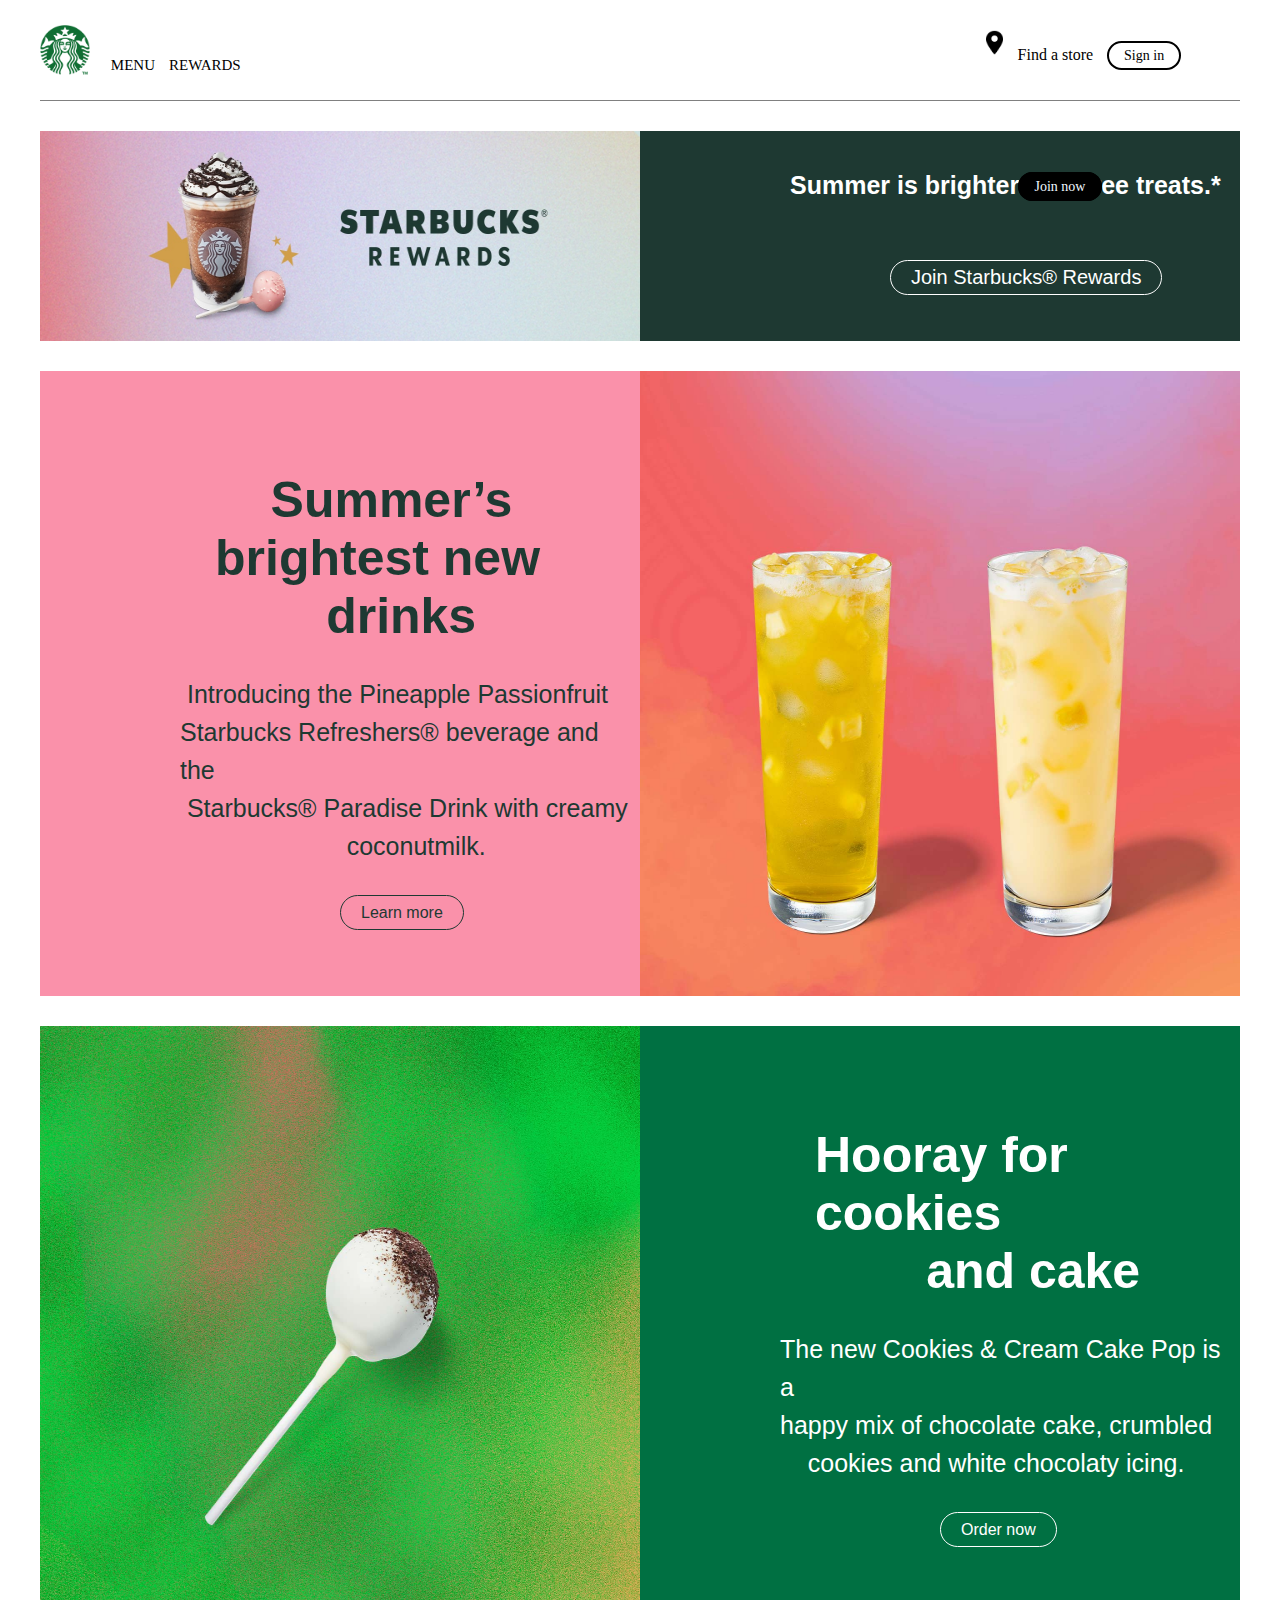
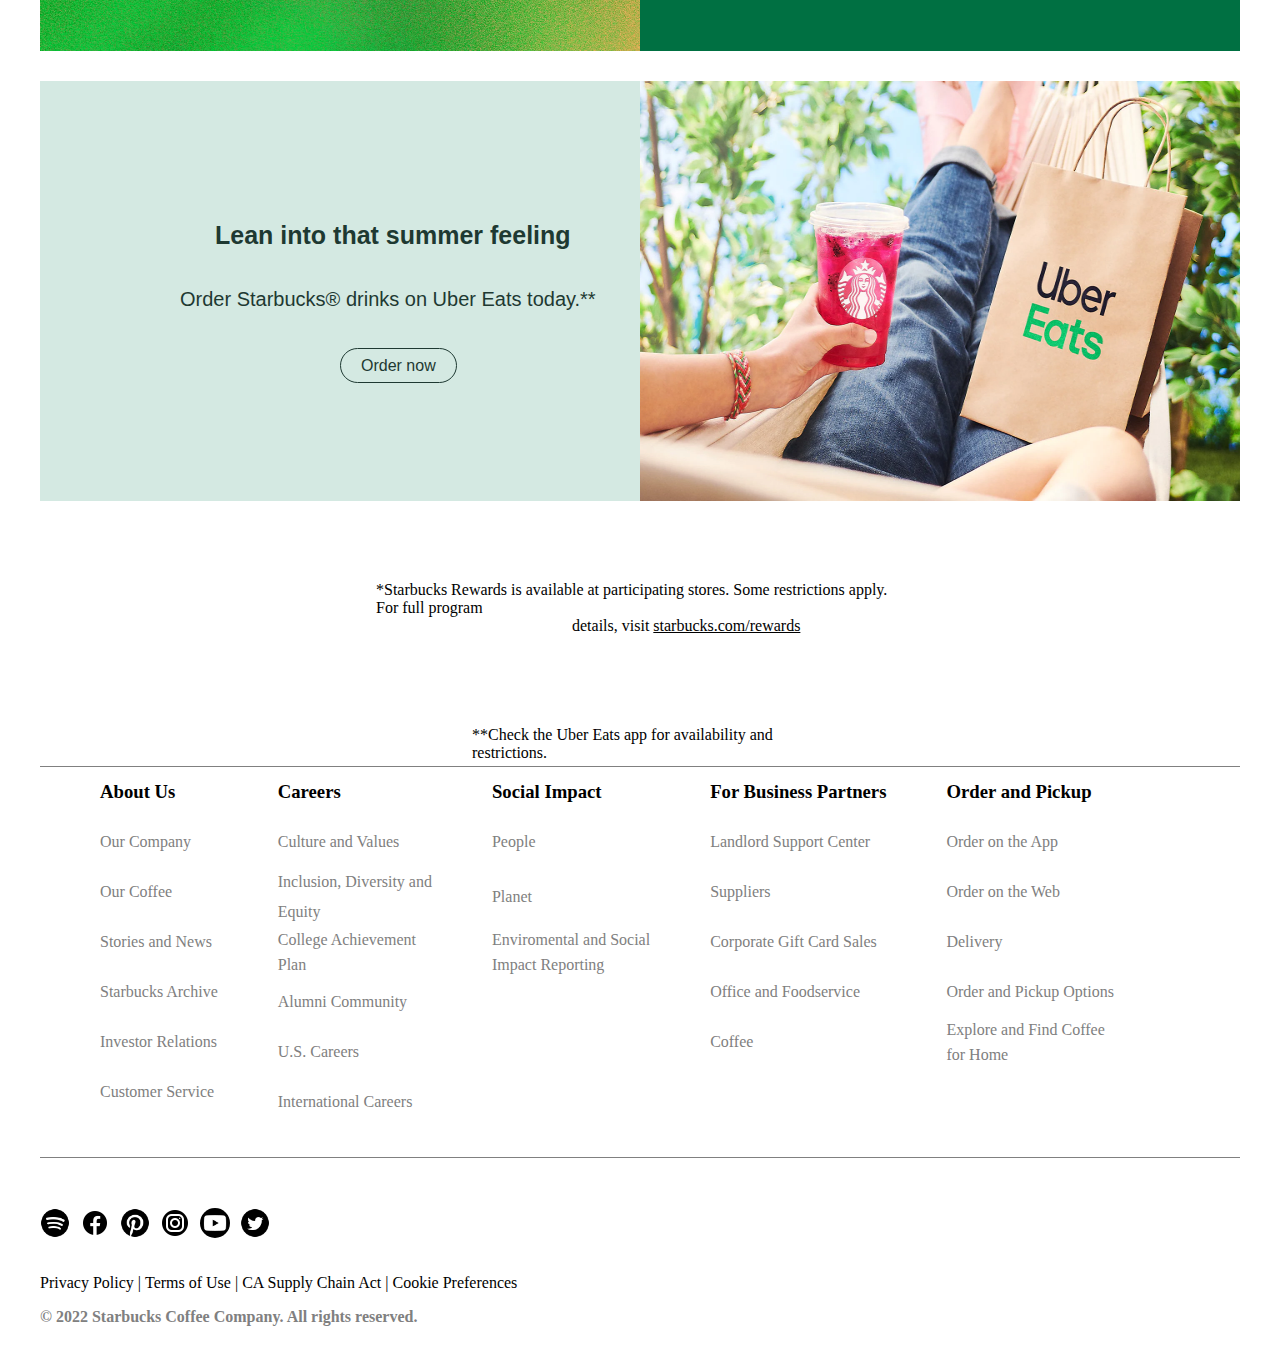
<file: Project Starbucks/template/index.html>
<!DOCTYPE html>
<html lang="en">
<head>
    <meta charset="UTF-8">
    <meta http-equiv="X-UA-Compatible" content="IE=edge">
    <meta name="viewport" content="width=device-width, initial-scale=1.0">
    <title>Starbucks Coffee Company</title>
    <link rel="icon" href="../static/img/starbucks.png">
    <link rel="stylesheet" href="../static/css/mystyle.css">
</head>
<body>
    <header class="header">
        <div class="headerpart1">
            <img class="logo" src="../static/img/starbucks.png" alt="">
        </div>
        <div class="headerpart2">
            <ul class="nav">
                <li class="option1"><a class="textoptions" href="https://www.starbucks.com/menu">MENU</a></li>
                <li class="option1"><a class="textoptions" href="https://www.starbucks.com/rewards">REWARDS</a></li>
                <li class="option1"><a class="textoptions" href="https://www.starbucks.com/gift">GIFT CARDS</a></li>
            </ul>
        </div>
        <div class="headerpart3">
            <li style="padding-left:5px; display: inline-block; margin-top: -20px;"><img class="map" src="../static/img/map.png"></li>
            <ul class="nav" style="margin:-28px 0 0 36px; " >
                  <li>  <a class="location" href="https://www.starbucks.com/store-locator"  style="font-size: 16px;">Find a store</a></li>
                <li class="option2"><a class="signinbutton" href="https://www.starbucks.com/account/signin?ReturnUrl=%2F"
                    style="border: 2px solid black; padding: 5px 15px; border-radius: 20px; font-size: 14px;">
                    Sign in </a></li>
                <li class="option2">
                    <a class="joinbutton" href="https://www.starbucks.com/account/create"
                    style="border: 2px solid black; padding: 5px 15px; border-radius: 20px; font-size: 14px;
                    color: aliceblue; background-color: black;">
                        Join now</a></li>
                
            </ul>
        </div>
    </header>

    <section class="main">
        <div class="firstpart">
            <div class="firstpart1">
                <img class="img1" src="../static/img/rewards.jpg" alt="">
            </div>
            <div class="firstpart2">
                <h1 class="textfirst1">Summer is brighter with free treats.*</h1>
                <a href="https://www.starbucks.com/account/create"><button class="firstpart2text2">Join Starbucks® Rewards</button></a>
            </div>
        </div>
        <div class="secondpart">
            <div class="secondpart1">
                <h1 class="textsecond1">&nbsp;&nbsp;&nbsp;&nbsp;Summer’s<br>brightest new<br>&nbsp;&nbsp;&nbsp;&nbsp;&nbsp;&nbsp;&nbsp;&nbsp;drinks</h1>
                <p class="textsecond2">&nbsp;Introducing the Pineapple Passionfruit<br>Starbucks Refreshers® beverage and the<br>&nbsp;Starbucks® Paradise Drink with creamy<br>&nbsp;&nbsp;&nbsp;&nbsp;&nbsp;&nbsp;&nbsp;&nbsp;&nbsp;&nbsp;&nbsp;&nbsp;&nbsp;&nbsp;&nbsp;&nbsp;&nbsp;&nbsp;&nbsp;&nbsp;&nbsp;&nbsp;&nbsp;&nbsp;coconutmilk.
                </p>
                <a href="https://www.starbucks.com/menu/featured/"></a><button class="secondpart1button">Learn more</button>
            </div>
            <div class="secondpart2">
                <img class="juice" src="../static/img/juice.jpg" alt="">
            </div>
        </div>
        <div class="thirdpart">
            <div class="thirdpart1">
                <img class="lolypop" src="../static/img/lolypop.jpg" alt="">
            </div>
            <div class="thirdpart2">
                <h1 class="textthird1">Hooray for cookies<br>&nbsp;&nbsp;&nbsp;&nbsp;&nbsp;&nbsp;&nbsp;&nbsp;and cake</h1>
                <p class="textthird2">The new Cookies & Cream Cake Pop is a<br>happy mix of chocolate cake, crumbled<br>&nbsp;&nbsp;&nbsp;&nbsp;cookies and white chocolaty icing.
                </p>
                <a href="https://www.starbucks.com/menu/product/2123657/single"></a><button class="thirdpart2button">Order now</button>
            </div>
        </div>
        <div class="fourthpart">
            <div class="fourthpart1">
                <h1 class="textfourth1">Lean into that summer feeling</h1>
                <p class="textfourth2">Order Starbucks® drinks on Uber Eats today.**</p>
                <a href="https://www.ubereats.com/brand/starbucks?&amp;utm_campaign=bd-starbucks-US-aprmay22_Owned_.com_US&amp;utm_source=starbucks&amp;utm_medium=Web&amp;publisher=Uber Eats - BD (Biz Dev) - Partnerships&amp;publisher_sub_campaign_name=bd-starbucks-US-aprmay22_Owned_.com_US"><button class="fourthpart1button">Order now</button></a>
            </div>
            <div class="fourthpart2">
               <img class="ubereats" src="../static/img/ubereats.webp" alt="">
            </div>
        </div>
        <div class="fifthpart">
                <p class="textfifth1">*Starbucks Rewards is available at participating stores. Some restrictions apply. For full program<br>&nbsp;&nbsp;&nbsp;&nbsp;&nbsp;&nbsp;&nbsp;&nbsp;&nbsp;&nbsp;&nbsp;&nbsp;&nbsp;&nbsp;&nbsp;&nbsp;&nbsp;&nbsp;&nbsp;&nbsp;&nbsp;&nbsp;&nbsp;&nbsp;&nbsp;&nbsp;&nbsp;&nbsp;&nbsp;&nbsp;&nbsp;&nbsp;&nbsp;&nbsp;&nbsp;&nbsp;&nbsp;&nbsp;&nbsp;&nbsp;&nbsp;&nbsp;&nbsp;&nbsp;&nbsp;&nbsp;&nbsp;&nbsp;&nbsp;details, visit <a class="fifthlink" href="https://www.starbucks.com/rewards">starbucks.com/rewards</a></p>
        </div>
        <div class="sixthpart">
            <p class="textsixth1">**Check the Uber Eats app for availability and restrictions.</p>
        </div>
        <div class="seventhpart">
                <ul class="one">
                    <h3>About Us</h3>
                    <li><a href="https://www.starbucks.com/about-us/">Our Company</a></li>
                    <li><a href="https://www.starbucks.com/coffee/">Our Coffee</a></li>
                    <li><a href="https://stories.starbucks.com/">Stories and News</a></li>
                    <li><a href="https://archive.starbucks.com/">Starbucks Archive</a></li>
                    <li><a href="https://investor.starbucks.com/ir-home/default.aspx">Investor Relations</a></li>
                    <li><a href="https://customerservice.starbucks.com/">Customer Service</a></li>
                </ul>
                <ul class="two">
                    <h3>Careers</h3>
                    <li style="line-height: 50px";><a href="https://www.starbucks.com/careers/working-at-starbucks/culture-and-values/">Culture and Values</a></li>
                    <li style="line-height: 30px";><a href="https://stories.starbucks.com/stories/inclusion-diversity/">Inclusion, Diversity and<br>Equity</a></li>
                    <li style="line-height: 25px";><a href="https://www.starbucks.com/careers/working-at-starbucks/education/">College Achievement<br>Plan</a></li>
                    <li><a href="https://alumni.starbucks.com/login/">Alumni Community</a></li>
                    <li><a href="https://www.starbucks.com/careers/">U.S. Careers</a></li>
                    <li><a href="https://www.starbucks.com/careers/international-careers/">International Careers</a></li>
                </ul>
                <ul class="three">
                    <h3>Social Impact</h3>
                    <li><a href="https://www.starbucks.com/responsibility/people/">People</a></li>
                    <li style="line-height: 60px";><a href="https://www.starbucks.com/responsibility/planet/">Planet</a></li>
                    <li style="line-height: 25px";><a href="https://www.starbucks.com/responsibility/reporting-hub/">Enviromental and Social<br>Impact Reporting</a></li>
                </ul>
                <ul class="four">
                    <h3>For Business Partners</h3>
                    <li><a href="https://www.starbucks.com/business/landlord-faq/">Landlord Support Center</a></li>
                    <li><a href="https://www.starbucks.com/business/suppliers/">Suppliers</a></li>
                    <li><a href="https://www.starbuckscardb2b.com/">Corporate Gift Card Sales</a></li>
                    <li><a href="https://www.nestlecoffeepartnerssl.com/our-brands/we-proudly-serve-starbucks-coffee-program">Office and Foodservice<br>Coffee</a></li>
                </ul>
                <ul class="five">
                    <h3>Order and Pickup</h3>
                    <li><a href="https://www.starbucks.com/rewards/mobile-apps/">Order on the App</a></li>
                    <li><a href="https://www.starbucks.com/menu">Order on the Web</a></li>
                    <li><a href="https://delivery.starbucks.com/">Delivery</a></li>
                    <li style="line-height: 50px";><a href="https://www.starbucks.com/ways-to-order/">Order and Pickup Options</a></li>
                    <li style="line-height: 25px";><a href="https://athome.starbucks.com/?utm_source=starbucks.com&utm_medium=referral&utm_campaign=footer">Explore and Find Coffee<br>for Home</a></li>
                </ul>
            </div>
        </div>
        <div class="eighthpart">
            <a href="https://open.spotify.com/user/starbucks"><img class="spotify" src="../static/img/spotify1.png" alt=""></a>
            <a href="https://facebook.com/starbucks"><img class="facebook" src="../static/img/facebook1.png" alt=""></a>
            <a href="https://www.pinterest.com/starbucks/"><img class="pintrest" src="../static/img/pinterest1.png" alt=""></a>
            <a href="https://instagram.com/starbucks"><img class="instagram" src="../static/img/instagram-circle1.png" alt=""></a>
            <a href="https://www.youtube.com/starbucks"><img class="youtube" src="../static/img/youtube1.png" alt=""></a>
            <a href="https://twitter.com/starbucks/"><img class="twitter" src="../static/img/twitter-circled.png" alt=""></a>
        </div>
        <div class="ninethpart">
            <ul style="display:block;">
                <li>Privacy Policy  |</li>
                <li>Terms of Use  |</li>
                <li>CA Supply Chain Act  |</li>
                <li>Cookie Preferences</li>
            </ul>

            <h4 style="color: grey;">© 2022 Starbucks Coffee Company. All rights reserved.</h4>
        </div>
    </section>
</body>
</html>
</file>
<file: Project Starbucks/static/css/mystyle.css>
* {
    margin: 0px;
    padding: 0px;
}

.header {
    height: 100px;
    margin-left: 40px;
    margin-right: 40px;
    /* background-color: aqua; */
    border-bottom: 1px grey solid ;
    display: flex;
    justify-content: flex-start

}

.headerpart1 {
    height: 100px;
    width: 100px;
    /* background-color: chartreuse; */
}

.logo {
    height: 50px;
    width: 50px;
    margin-top: 25px;
}

.headerpart2 {
    height: 100px;
    width: 250px;
    /* background-color: chocolate; */
}

.headerpart2 ul li{
    list-style: none;
}

a{
    text-decoration: none;
}

.textoptions {
    color: black;
    font-size: 15px;
}

.nav li{
    display: inline-block;
    margin: 40px 5px;
}

.headerpart3 {
    height: 100px;
    width: 400px;
    /* float: right; */
    margin-left: 706px;
    /* background-color: yellow; */
}

.headerpart3 ul li{
    list-style: none;
    /* float: right; */
}

.location {
    color: black;
    font-size: 20px;
}

.signinbutton {
    color: black;
    font-size: 20px;
}

.joinbutton {
    color: black;
    font-size: 20px;
}

.map {
    height: 25px;
    width: 25px;
    position: absolute;
    margin-top: 16px;
}

.main {
    height: 2800px;
    /* margin: 40px; */
    margin-top: 30px;
    margin-bottom: 30px;
    margin-left: 40px;
    margin-right: 40px;
    /* background-color: blueviolet; */
    

}

.firstpart {
    height: 210px;
    /* background-color: teal; */
}

.firstpart1 {
    width: 50%;
    height: 210px;
    /* background-color: yellow; */
}

.firstpart2 {
    width: 50%;
    height: 210px;
    float: right;
    margin-top: -210px;
    background-color: #1e3932;
}

.img1 {
    height: 210px;
    width: 100%;
}

.textfirst1 {
    color: white;
    margin-top: 40px;
    margin-left: 150px;
    font-weight: 1px;
    font-size: 25px;
    font-style: normal;font-family: Arial, Helvetica, sans-serif;
}

.firstpart2text2 {
    min-width: 35px;
    min-height: 35px;
    background-color: #1e3932;
    color: white;
    font-size: 20px;
    margin-left: 250px;
    margin-top: 60px;
    font-family: 'Franklin Gothic Medium', 'Arial Narrow', Arial, sans-serif;
    font-weight: -5px;
    border: white solid 1px;
    border-radius: 25px;
    border-width: 1px;
    padding-left: 20px;
    padding-right: 20px;
}

.secondpart {
    height: 625px;
    width: 100%;
    background-color: saddlebrown;
    margin-top: 30px;
}

.secondpart1 {
    height: 625px;
    width: 50%;
    background-color: #fa91aa;
}

.textsecond1 {
    color: #1e3932;
    padding-top: 100px;
    margin-left: 175px;
    font-size: 50px;
    text-align: inherit;
    font-family: Arial, Helvetica, sans-serif;
    font-weight: 100px;
}

.textsecond2 {
    padding-top: 30px;
    color: #1e3932;
    margin-left: 140px;
    font-size: 25px;
    font-family: Arial, Helvetica, sans-serif;
    font-weight: 100px;
    line-height: 38px;
}

.secondpart1button {
    min-width: 35px;
    min-height: 35px;
    background-color: #fa91aa;
    color: #1e3932;
    font-size: 16px;
    margin-left: 300px;
    margin-top: 30px;
    font-family: 'Franklin Gothic Medium', 'Arial Narrow', Arial, sans-serif;
    font-weight: -15px;
    border: #1e3932 solid 1px;
    border-radius: 25px;
    border-width: 1px;
    padding-left: 20px;
    padding-right: 20px;
}

.secondpart2 {
    width: 50%;
    height: 625px;
    float: right;
    margin-top: -625px;
    /* background-color: #fa91aa; */
}

.juice {
    height: 625px;
    width: 100%;
}

.thirdpart {
    height: 625px;
    width: 100%;
    /* background-color: teal; */
    margin-top: 30px;
}

.thirdpart1 {
    height: 625px;
    width: 50%;
    /* background-color: royalblue; */
}

.lolypop {
    height: 625px;
    width: 100%;
}

.thirdpart2 {
    width: 50%;
    height: 625px;
    float: right;
    margin-top: -625px;
    background-color: #007042;
}

.textthird1 {
    color: #fff;
    padding-top: 100px;
    margin-left: 175px;
    font-size: 50px;
    text-align: inherit;
    font-family: Arial, Helvetica, sans-serif;
    font-weight: 100px;
}

.textthird2 {
    padding-top: 30px;
    color: #fff;
    margin-left: 140px;
    font-size: 25px;
    font-family: Arial, Helvetica, sans-serif;
    font-weight: 100px;
    line-height: 38px;
}

.thirdpart2button {
    min-width: 35px;
    min-height: 35px;
    background-color: #007042;
    color: #fff;
    font-size: 16px;
    margin-left: 300px;
    margin-top: 30px;
    font-family: 'Franklin Gothic Medium', 'Arial Narrow', Arial, sans-serif;
    font-weight: -15px;
    border: #fff solid 1px;
    border-radius: 25px;
    border-width: 1px;
    padding-left: 20px;
    padding-right: 20px;
}

.fourthpart {
    height: 420px;
    width: 100%;
    /* background-color: teal; */
    margin-top: 30px;
}

.fourthpart1 {
    height: 420px;
    width: 50%;
    background-color: #d4e9e2;
}

.fourthpart2 {
    width: 50%;
    height: 420px;
    float: right;
    margin-top: -420px;
    background-color: #007042;
}

.fourthpart1button {
    min-width: 35px;
    min-height: 35px;
    background-color: #d4e9e2;
    color: #1e3932;
    font-size: 16px;
    margin-left: 300px;
    margin-top: 30px;
    font-family: 'Franklin Gothic Medium', 'Arial Narrow', Arial, sans-serif;
    font-weight: -15px;
    border: #1e3932 solid 1px;
    border-radius: 25px;
    border-width: 1px;
    padding-left: 20px;
    padding-right: 20px;
}

.textfourth1 {
    color: #1e3932;
    padding-top: 140px;
    margin-left: 175px;
    font-size: 25px;
    text-align: inherit;
    font-family: Arial, Helvetica, sans-serif;
    font-weight: 100px;
}

.textfourth2 {
    padding-top: 30px;
    color: #1e3932;
    margin-left: 140px;
    font-size: 20px;
    font-family: Arial, Helvetica, sans-serif;
    font-weight: 100px;
    line-height: 38px;
}

.ubereats {
    height: 420px;
    width: 100%;
}

.fifthpart {
    margin-top: 30px;
    margin-left: 28%;
    margin-right: 28%;
    height: 115px;
    /* width: 100%; */
    /* background-color: yellow; */
}

.fifthlink{
    text-decoration: underline;
    color: black;
}
.fifthlink:hover {
    text-decoration: none;
}

.textfifth1 {
    padding-top: 50px;
}

.sixthpart {
    margin-top: 30px;
    margin-left: 36%;
    margin-right: 36%;
    height: 90px;
    /* background-color: orangered; */
}

.textsixth1 {
    padding-top: 50px;
}

.seventhpart {
    height: 390px;
    border-top: gray solid 1px;
    border-bottom: grey solid 1px;
    /* background-color: palegreen; */
}

ul {
    list-style: none;
    line-height: 50px;
}

.one {
    float: left;
    padding-inline-start: 60px;
}

.two {
    float: left;
    padding-inline-start: 60px;
}

.three {
    float: left;
    padding-inline-start: 60px;
}

.four {
    float: left;
    padding-inline-start: 60px;
}

.five {
    float: left;
    padding-inline-start: 60px;
}
.seventhpart a{
    color: grey;
}

.eighthpart {
    height: 50px;
    margin-top: 30px;
    padding-top: 20px;
    width: 20%;
    /* background-color: teal; */
}

.spotify {
    width: 30px;
    height: 30px;
    margin-right: 6px;
}

.facebook {
    width: 30px;
    height: 30px;
    margin-right: 6px;
}

.pintrest {
    width: 30px;
    height: 30px;
    margin-right: 6px;
}

.instagram {
    width: 30px;
    height: 30px;
    margin-right: 6px;
}

.youtube {
    border-radius: 50px;
    width: 30px;
    height: 30px;
    margin-right: 6px;
}

.twitter {
    width: 30px;
    height: 30px;
    margin-right: 6px;
}

.ninethpart {
    width: 100%;
    height: 50px;
    /* background-color: sienna; */
}
.ninethpart li{
    display: inline-block;
}
</file>
